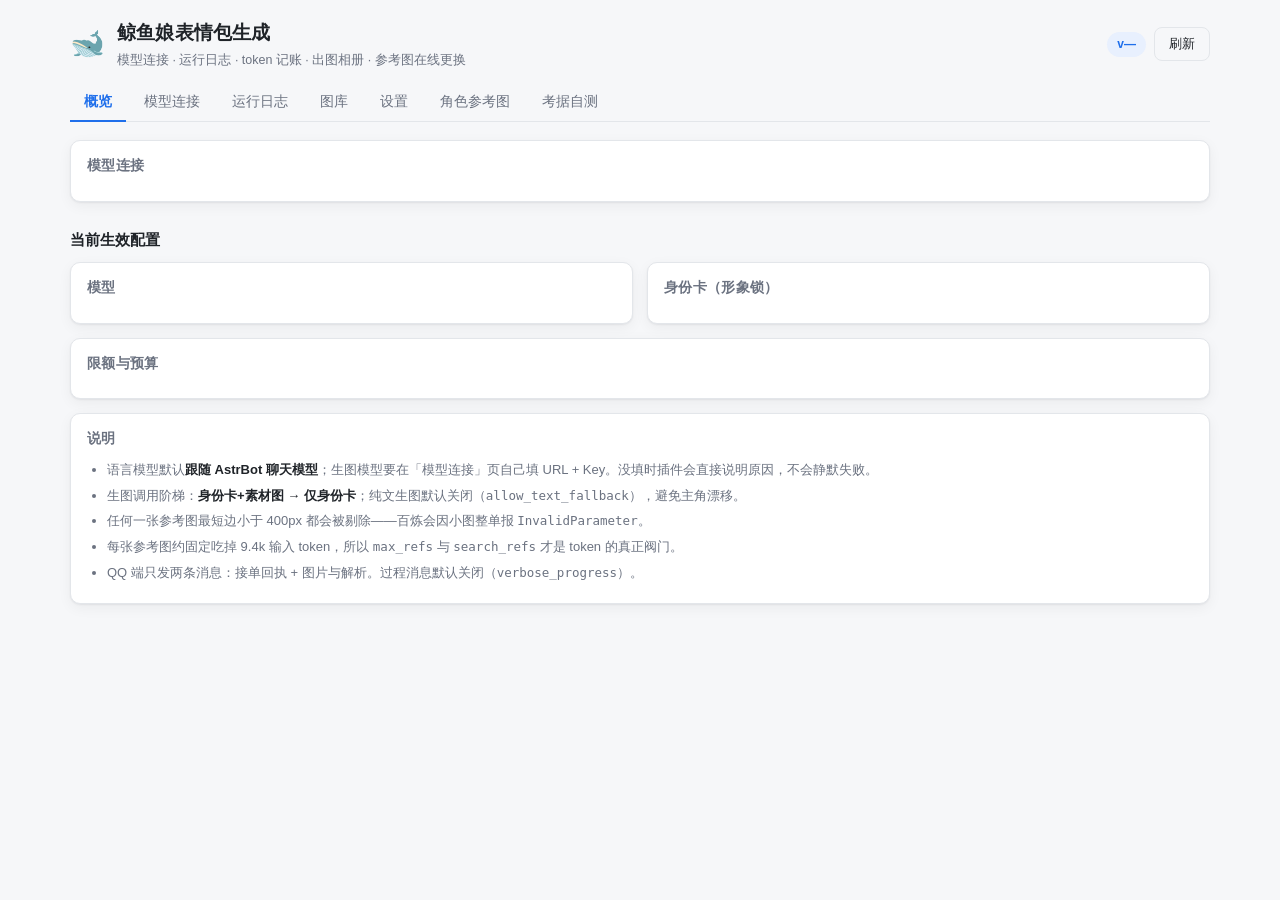
<file: plugin/pages/console/index.html>
<!DOCTYPE html>
<html lang="zh-CN" data-theme="light">
<head>
<meta charset="utf-8">
<meta name="viewport" content="width=device-width, initial-scale=1">
<meta name="color-scheme" content="light dark">
<title>鲸鱼娘生图 · 控制台</title>
<link rel="stylesheet" href="./styles.css">
</head>
<body>
<div id="app">
  <header class="topbar">
    <div class="brand">
      <span class="logo">🐋</span>
      <div>
        <h1>鲸鱼娘表情包生成</h1>
        <p class="sub">模型连接 · 运行日志 · token 记账 · 出图相册 · 参考图在线更换</p>
      </div>
    </div>
    <div class="topmeta">
      <span id="verTag" class="pill">v—</span>
      <button id="btnRefresh" class="btn ghost" type="button">刷新</button>
    </div>
  </header>

  <nav class="tabs" id="tabs">
    <button class="tab active" data-tab="overview" type="button">概览</button>
    <button class="tab" data-tab="conn" type="button">模型连接</button>
    <button class="tab" data-tab="runs" type="button">运行日志</button>
    <button class="tab" data-tab="gallery" type="button">图库</button>
    <button class="tab" data-tab="settings" type="button">设置</button>
    <button class="tab" data-tab="ref" type="button">角色参考图</button>
    <button class="tab" data-tab="probe" type="button">考据自测</button>
  </nav>

  <div id="toastWrap" class="toasts"></div>
  <div id="noBridge" class="fatal hidden">
    这个页面必须嵌在 AstrBot 控制台里打开（它靠 <code>window.AstrBotPluginPage</code> 桥接后端）。
    请从控制台左侧插件列表进入本页。
  </div>

  <main>
    <!-- ============ 概览 ============ -->
    <section class="panel active" id="tab-overview">
      <div class="cards" id="statCards"></div>

      <div class="box">
        <h3>模型连接</h3>
        <table class="kv" id="connKv"></table>
      </div>

      <h2>当前生效配置</h2>
      <div class="grid2">
        <div class="box">
          <h3>模型</h3>
          <table class="kv" id="modelKv"></table>
        </div>
        <div class="box">
          <h3>身份卡（形象锁）</h3>
          <div id="cardBox" class="cardbox"></div>
        </div>
      </div>

      <div class="box">
        <h3>限额与预算</h3>
        <table class="kv" id="limitKv"></table>
      </div>

      <div class="box">
        <h3>说明</h3>
        <ul class="notes">
          <li>语言模型默认<b>跟随 AstrBot 聊天模型</b>；生图模型要在「模型连接」页自己填 URL + Key。没填时插件会直接说明原因，不会静默失败。</li>
          <li>生图调用阶梯：<b>身份卡+素材图 → 仅身份卡</b>；纯文生图默认关闭（<code>allow_text_fallback</code>），避免主角漂移。</li>
          <li>任何一张参考图最短边小于 400px 都会被剔除——百炼会因小图整单报 <code>InvalidParameter</code>。</li>
          <li>每张参考图约固定吃掉 9.4k 输入 token，所以 <code>max_refs</code> 与 <code>search_refs</code> 才是 token 的真正阀门。</li>
          <li>QQ 端只发两条消息：接单回执 + 图片与解析。过程消息默认关闭（<code>verbose_progress</code>）。</li>
        </ul>
      </div>
    </section>

    <!-- ============ 模型连接 ============ -->
    <section class="panel" id="tab-conn">
      <div class="toolbar">
        <span class="muted">存在 <code>plugin_data/site.json</code>，插件升级不丢；密钥只显示打码值，<b>留空 = 不修改</b>。</span>
        <span class="spacer"></span>
        <button id="btnConnTest" class="btn ghost" type="button">测试两条连接</button>
        <button id="btnSaveConn" class="btn primary" type="button">保存连接</button>
      </div>

      <div class="box">
        <h3>连接状态</h3>
        <div id="connStatus" class="muted"><span class="spin"></span>读取中…</div>
      </div>

      <div id="connForm" class="cfgform"></div>

      <div id="connOut" class="box hidden"></div>

      <div class="box">
        <h3>怎么填</h3>
        <ul class="notes">
          <li><b>语言模型</b>：默认「跟随 AstrBot 聊天模型」，零配置。插件会读 <code>agent_runner</code>
            当前聊天模型的 provider 凭据，AstrBot 换模型它跟着换。想固定用某个模型就选「自定义」。</li>
          <li><b>生图模型</b>：必须自己给地址 + Key（除非沿用老的 <code>provider_source_id</code> 兜底）。
            阿里云百炼 token-plan：<code>https://token-plan.cn-beijing.maas.aliyuncs.com/compatible-mode/v1</code>；
            普通百炼账号：<code>https://dashscope.aliyuncs.com/compatible-mode/v1</code>。</li>
          <li><b>图生图形象锁</b>只有百炼 / DashScope 系接口支持（插件自动识别方言）。换成别的
            OpenAI 兼容生图接口只能纯文生图，此时插件会明确报「形象锁无法生效」，不会假装锁住了主角。</li>
          <li>保存后立刻生效，点「测试两条连接」验证：LLM 发一句极短对话，生图只查
            <code>/models</code> —— 都不消耗生图额度。</li>
        </ul>
      </div>
    </section>

    <!-- ============ 运行日志 ============ -->
    <section class="panel" id="tab-runs">
      <div class="toolbar">
        <label>显示 <select id="runLimit">
          <option value="20">20</option>
          <option value="40" selected>40</option>
          <option value="100">100</option>
          <option value="200">200</option>
        </select> 条</label>
        <label class="chk"><input type="checkbox" id="autoRefresh"> 每 15 秒自动刷新</label>
        <span class="spacer"></span>
        <span id="runCount" class="muted"></span>
      </div>
      <div class="tablewrap">
        <table class="list" id="runTable">
          <thead><tr>
            <th>时间</th><th>触发</th><th>画面</th><th>状态</th>
            <th>参考图</th><th>tokens</th><th>耗时</th><th></th>
          </tr></thead>
          <tbody></tbody>
        </table>
      </div>
      <div id="runDetail" class="box hidden"></div>
    </section>

    <!-- ============ 图库 ============ -->
    <section class="panel" id="tab-gallery">
      <div class="toolbar">
        <label>最多 <select id="galLimit">
          <option value="12">12</option>
          <option value="24" selected>24</option>
          <option value="60">60</option>
        </select> 张</label>
        <span class="spacer"></span>
        <span id="galCount" class="muted"></span>
      </div>
      <div id="galGrid" class="galgrid"></div>
      <div id="galDetail" class="box hidden"></div>
    </section>

    <!-- ============ 设置 ============ -->
    <section class="panel" id="tab-settings">
      <div class="toolbar">
        <span class="muted">改完点「保存」即时生效，写进 <code>plugin_data/site.json</code>（插件升级不丢）。模型地址与 API Key 在「模型连接」页。</span>
        <span class="spacer"></span>
        <button id="btnReloadCfg" class="btn ghost" type="button">放弃修改</button>
        <button id="btnSaveCfg" class="btn primary" type="button">保存</button>
      </div>
      <div id="cfgForm" class="cfgform"></div>
    </section>

    <!-- ============ 参考图 ============ -->
    <section class="panel" id="tab-ref">
      <div class="grid2">
        <div class="box">
          <h3>身份卡（每次生图的第 1 张参考图）</h3>
          <div id="refCard" class="refpane"></div>
        </div>
        <div class="box">
          <h3>三视图源稿（用于重裁身份卡）</h3>
          <div id="refSheet" class="refpane"></div>
        </div>
      </div>

      <div class="box">
        <h3>更换身份卡</h3>
        <p class="muted">
          上传一张<b>只有主角单人</b>的图（建议 ≥512px 短边、白底或干净背景、jpg/png、≤8MB）。
          上传后会立即做参考图合法性校验，不合格不会被采用。
        </p>
        <div class="dropzone" id="dropzone">
          <input type="file" id="refFile" accept="image/jpeg,image/png,image/webp">
          <span id="refFileName">把图片拖到这里，或点击选择</span>
        </div>
        <div class="row">
          <button id="btnUploadRef" class="btn primary" type="button">上传并替换</button>
        </div>
      </div>

      <div class="box">
        <h3>从三视图重新裁剪身份卡</h3>
        <p class="muted">留空 = 用默认裁剪框（左侧 37.6% 宽 × 上方 55.2% 高，即正面视图）。</p>
        <div class="row croprow">
          <label>左 <input type="number" id="cropL" placeholder="0"></label>
          <label>上 <input type="number" id="cropT" placeholder="0"></label>
          <label>右 <input type="number" id="cropR" placeholder="自动"></label>
          <label>下 <input type="number" id="cropB" placeholder="自动"></label>
          <button id="btnRecrop" class="btn" type="button">重裁</button>
        </div>
      </div>
    </section>

    <!-- ============ 考据自测 ============ -->
    <section class="panel" id="tab-probe">
      <div class="box">
        <h3>只跑考据，不出图（排查「认错人 / 擅自改诉求」）</h3>
        <div class="row">
          <input type="text" id="probeScene" class="grow"
                 placeholder="画面描述，例：明日方舟 斯卡蒂 抱着鲸鱼玩偶发呆">
          <input type="text" id="probeCaption" placeholder="图上文字（可空）">
          <button id="btnProbe" class="btn primary" type="button">开始考据</button>
        </div>
        <p class="muted">这一步会真实调用一次优化模型（约几千 token），结果不影响生图额度。</p>
      </div>
      <div id="probeOut" class="box hidden"></div>
    </section>
  </main>

  <div id="lightbox" class="lightbox hidden"><img alt=""><button type="button" class="lbclose">✕</button></div>
</div>
<script src="./app.js"></script>
</body>
</html>
</file>
<file: plugin/pages/console/styles.css>
/* 鲸鱼娘生图 · 控制台面板样式（无外部依赖，跟随 AstrBot 主题） */
:root {
  --bg: #f6f7f9;
  --panel: #ffffff;
  --panel2: #fafbfc;
  --line: #e3e6ea;
  --text: #1f2328;
  --muted: #6b7280;
  --brand: #1f6feb;
  --brand-soft: #e8f0fe;
  --ok: #1a7f37;
  --ok-soft: #e6f4ea;
  --bad: #cf222e;
  --bad-soft: #fdeced;
  --warn: #9a6700;
  --warn-soft: #fff8c5;
  --radius: 10px;
  --shadow: 0 1px 2px rgba(16, 22, 26, .06), 0 4px 14px rgba(16, 22, 26, .05);
}
:root[data-theme="dark"] {
  --bg: #14161a;
  --panel: #1b1e24;
  --panel2: #20242b;
  --line: #2e333b;
  --text: #e6e8eb;
  --muted: #9aa3ad;
  --brand: #4c8dff;
  --brand-soft: #1c2a44;
  --ok: #3fb950;
  --ok-soft: #16281a;
  --bad: #f85149;
  --bad-soft: #2d1a1a;
  --warn: #d29922;
  --warn-soft: #2a2314;
  --shadow: 0 1px 2px rgba(0, 0, 0, .4);
}

* { box-sizing: border-box; }
html, body { margin: 0; padding: 0; }
body {
  background: var(--bg);
  color: var(--text);
  font: 14px/1.6 -apple-system, BlinkMacSystemFont, "Segoe UI", "PingFang SC",
        "Hiragino Sans GB", "Microsoft YaHei", sans-serif;
  -webkit-font-smoothing: antialiased;
}
#app { max-width: 1180px; margin: 0 auto; padding: 18px 20px 60px; }
code { font-family: ui-monospace, SFMono-Regular, Menlo, Consolas, monospace; font-size: 12.5px; }
.hidden { display: none !important; }
.muted { color: var(--muted); font-size: 12.5px; }
.spacer { flex: 1; }

/* ---------- 顶栏 ---------- */
.topbar { display: flex; align-items: center; gap: 14px; margin-bottom: 14px; }
.brand { display: flex; align-items: center; gap: 12px; flex: 1; min-width: 0; }
.logo { font-size: 28px; line-height: 1; }
.topbar h1 { margin: 0; font-size: 19px; letter-spacing: .2px; }
.topbar .sub { margin: 2px 0 0; color: var(--muted); font-size: 12.5px; }
.topmeta { display: flex; align-items: center; gap: 8px; }
.pill {
  background: var(--brand-soft); color: var(--brand);
  padding: 3px 10px; border-radius: 999px; font-size: 12px; font-weight: 600;
}

/* ---------- 选项卡 ---------- */
.tabs {
  display: flex; gap: 4px; flex-wrap: wrap;
  border-bottom: 1px solid var(--line); margin-bottom: 18px;
}
.tab {
  appearance: none; border: 0; background: transparent; cursor: pointer;
  color: var(--muted); font-size: 14px; padding: 9px 14px;
  border-bottom: 2px solid transparent; margin-bottom: -1px;
}
.tab:hover { color: var(--text); }
.tab.active { color: var(--brand); border-bottom-color: var(--brand); font-weight: 600; }

.panel { display: none; }
.panel.active { display: block; }

/* ---------- 通用块 ---------- */
h2 { font-size: 15px; margin: 26px 0 10px; }
h3 { font-size: 13.5px; margin: 0 0 10px; color: var(--muted); font-weight: 600;
     text-transform: none; letter-spacing: .3px; }
.box {
  background: var(--panel); border: 1px solid var(--line); border-radius: var(--radius);
  padding: 14px 16px; box-shadow: var(--shadow); margin-bottom: 14px;
}
.grid2 { display: grid; grid-template-columns: 1fr 1fr; gap: 14px; }
@media (max-width: 860px) { .grid2 { grid-template-columns: 1fr; } }

.btn {
  appearance: none; cursor: pointer; border: 1px solid var(--line);
  background: var(--panel2); color: var(--text);
  padding: 7px 14px; border-radius: 8px; font-size: 13px;
}
.btn:hover { border-color: var(--brand); color: var(--brand); }
.btn:disabled { opacity: .5; cursor: not-allowed; }
.btn.primary { background: var(--brand); border-color: var(--brand); color: #fff; }
.btn.primary:hover { filter: brightness(1.06); color: #fff; }
.btn.ghost { background: transparent; }
.btn.danger { background: var(--bad-soft); border-color: var(--bad); color: var(--bad); }

input[type="text"], input[type="number"], input[type="password"], select, textarea {
  background: var(--panel2); border: 1px solid var(--line); color: var(--text);
  border-radius: 8px; padding: 7px 10px; font-size: 13px; font-family: inherit;
}
input:focus, select:focus, textarea:focus { outline: 2px solid var(--brand-soft); border-color: var(--brand); }
textarea { width: 100%; resize: vertical; line-height: 1.55; }
.grow { flex: 1; min-width: 160px; }

.row { display: flex; gap: 10px; align-items: center; flex-wrap: wrap; margin-top: 10px; }
.croprow label { display: flex; align-items: center; gap: 6px; color: var(--muted); font-size: 12.5px; }
.croprow input { width: 92px; }

.toolbar {
  display: flex; align-items: center; gap: 14px; flex-wrap: wrap;
  background: var(--panel); border: 1px solid var(--line); border-radius: var(--radius);
  padding: 10px 14px; margin-bottom: 14px; box-shadow: var(--shadow);
}
.toolbar label { display: flex; align-items: center; gap: 6px; font-size: 13px; color: var(--muted); }
.chk { user-select: none; }

/* ---------- 概览卡片 ---------- */
.cards { display: grid; grid-template-columns: repeat(auto-fit, minmax(150px, 1fr)); gap: 12px; }
.stat {
  background: var(--panel); border: 1px solid var(--line); border-radius: var(--radius);
  padding: 13px 15px; box-shadow: var(--shadow);
}
.stat .k { color: var(--muted); font-size: 12px; }
.stat .v { font-size: 23px; font-weight: 650; margin-top: 3px; letter-spacing: -.3px; }
.stat .v small { font-size: 12px; font-weight: 500; color: var(--muted); margin-left: 3px; }
.stat.ok .v { color: var(--ok); }
.stat.bad .v { color: var(--bad); }
.stat.warn .v { color: var(--warn); }

table.kv { width: 100%; border-collapse: collapse; }
table.kv th, table.kv td { text-align: left; padding: 6px 8px; border-bottom: 1px solid var(--line); vertical-align: top; }
table.kv tr:last-child th, table.kv tr:last-child td { border-bottom: 0; }
table.kv th { color: var(--muted); font-weight: 500; width: 42%; font-size: 12.5px; }
table.kv td { word-break: break-all; }

.cardbox { display: flex; gap: 12px; align-items: flex-start; }
.cardbox img { width: 92px; height: 92px; object-fit: cover; border-radius: 8px;
               border: 1px solid var(--line); background: var(--panel2); }
.badge { display: inline-block; padding: 1px 8px; border-radius: 999px; font-size: 11.5px; font-weight: 600; }
.badge.ok { background: var(--ok-soft); color: var(--ok); }
.badge.bad { background: var(--bad-soft); color: var(--bad); }
.badge.warn { background: var(--warn-soft); color: var(--warn); }
.badge.mute { background: var(--panel2); color: var(--muted); border: 1px solid var(--line); }

ul.notes { margin: 0; padding-left: 20px; color: var(--muted); font-size: 13px; }
ul.notes li { margin: 5px 0; }
ul.notes b { color: var(--text); }

/* ---------- 列表表格 ---------- */
.tablewrap { background: var(--panel); border: 1px solid var(--line);
             border-radius: var(--radius); box-shadow: var(--shadow); overflow: auto; }
table.list { width: 100%; border-collapse: collapse; font-size: 13px; }
table.list th { position: sticky; top: 0; background: var(--panel2); color: var(--muted);
                font-weight: 600; text-align: left; padding: 9px 10px; border-bottom: 1px solid var(--line);
                white-space: nowrap; font-size: 12px; }
table.list td { padding: 8px 10px; border-bottom: 1px solid var(--line); vertical-align: middle; }
table.list tbody tr:hover { background: var(--panel2); cursor: pointer; }
table.list tbody tr.sel { background: var(--brand-soft); }
table.list .scene { max-width: 330px; overflow: hidden; text-overflow: ellipsis; white-space: nowrap; }
table.list .mono { font-family: ui-monospace, Menlo, Consolas, monospace; font-size: 12px; color: var(--muted); }
.empty { padding: 30px; text-align: center; color: var(--muted); }

/* ---------- 详情 ---------- */
.detail h3 { margin-top: 4px; }
.detail .sec { margin: 12px 0; }
.detail pre {
  background: var(--panel2); border: 1px solid var(--line); border-radius: 8px;
  padding: 10px 12px; overflow: auto; font-size: 12.5px; line-height: 1.6; margin: 6px 0 0;
  white-space: pre-wrap; word-break: break-word;
}
.attempt { border-left: 3px solid var(--line); padding: 6px 0 6px 10px; margin: 8px 0; font-size: 13px; }
.attempt.ok { border-left-color: var(--ok); }
.attempt.bad { border-left-color: var(--bad); }
.detail img.out { max-width: 320px; width: 100%; border-radius: 8px; border: 1px solid var(--line); cursor: zoom-in; }

/* ---------- 图库 ---------- */
.galgrid { display: grid; grid-template-columns: repeat(auto-fill, minmax(150px, 1fr)); gap: 12px; }
.gal {
  background: var(--panel); border: 1px solid var(--line); border-radius: var(--radius);
  overflow: hidden; box-shadow: var(--shadow); cursor: pointer; transition: transform .12s ease;
}
.gal:hover { transform: translateY(-2px); border-color: var(--brand); }
.gal img { width: 100%; aspect-ratio: 1/1; object-fit: cover; display: block; background: var(--panel2); }
.gal .cap { padding: 7px 9px; }
.gal .cap .s { font-size: 12px; overflow: hidden; text-overflow: ellipsis; white-space: nowrap; }
.gal .cap .m { font-size: 11px; color: var(--muted); margin-top: 2px; }

/* ---------- 设置表单 ---------- */
.cfgform { display: grid; grid-template-columns: 1fr 1fr; gap: 14px; }
@media (max-width: 860px) { .cfgform { grid-template-columns: 1fr; } }
.field { background: var(--panel); border: 1px solid var(--line); border-radius: var(--radius);
         padding: 12px 14px; box-shadow: var(--shadow); }
.field.group { grid-column: 1 / -1; }
.field > .ftitle { font-size: 13px; font-weight: 650; margin-bottom: 8px; color: var(--brand); }
.fitem { display: flex; align-items: flex-start; gap: 10px; padding: 6px 0; border-top: 1px dashed var(--line); }
.fitem:first-of-type { border-top: 0; }
.fitem .fl { flex: 0 0 210px; font-size: 12.5px; }
.fitem .fl .n { font-weight: 600; }
.fitem .fl code { color: var(--muted); display: block; font-size: 11.5px; }
.fitem .fc { flex: 1; min-width: 0; }
.fitem .fc input[type="text"], .fitem .fc input[type="number"], .fitem .fc select { width: 100%; }
.fitem .hint { color: var(--muted); font-size: 11.5px; margin-top: 4px; line-height: 1.5; }
.fitem.dirty .fl .n::after { content: " ●"; color: var(--warn); }
.switch { display: inline-flex; align-items: center; gap: 7px; cursor: pointer; user-select: none; }
.switch input { width: 16px; height: 16px; accent-color: var(--brand); }

/* ---------- 参考图 ---------- */
.refpane img { max-width: 100%; width: 240px; border-radius: 8px; border: 1px solid var(--line);
               background: var(--panel2); display: block; margin-bottom: 8px; }
.refpane .meta { font-size: 12.5px; color: var(--muted); }
.refpane .meta b { color: var(--text); font-weight: 600; }
.dropzone {
  border: 2px dashed var(--line); border-radius: var(--radius); padding: 22px;
  text-align: center; color: var(--muted); background: var(--panel2); cursor: pointer;
  position: relative; transition: border-color .15s, background .15s;
}
.dropzone:hover, .dropzone.over { border-color: var(--brand); background: var(--brand-soft); color: var(--text); }
.dropzone input[type="file"] { position: absolute; inset: 0; opacity: 0; cursor: pointer; width: 100%; height: 100%; }

/* ---------- 提示条 ---------- */
.toasts { position: fixed; right: 18px; bottom: 18px; display: flex; flex-direction: column;
          gap: 8px; z-index: 50; max-width: 380px; }
.toast {
  background: var(--panel); border: 1px solid var(--line); border-left: 4px solid var(--brand);
  border-radius: 8px; padding: 10px 13px; box-shadow: var(--shadow); font-size: 13px;
  animation: slidein .18s ease;
}
.toast.ok { border-left-color: var(--ok); }
.toast.err { border-left-color: var(--bad); }
.toast.warn { border-left-color: var(--warn); }
@keyframes slidein { from { opacity: 0; transform: translateY(6px); } to { opacity: 1; } }

.fatal { background: var(--bad-soft); color: var(--bad); border: 1px solid var(--bad);
         border-radius: var(--radius); padding: 14px 16px; }

/* ---------- 灯箱 ---------- */
.lightbox { position: fixed; inset: 0; background: rgba(0, 0, 0, .82); z-index: 90;
            display: flex; align-items: center; justify-content: center; padding: 30px; }
.lightbox img { max-width: 100%; max-height: 100%; border-radius: 8px; box-shadow: 0 8px 40px rgba(0,0,0,.5); }
.lbclose { position: absolute; top: 18px; right: 22px; background: transparent; border: 0;
           color: #fff; font-size: 24px; cursor: pointer; }

.spin { display: inline-block; width: 13px; height: 13px; border: 2px solid var(--line);
        border-top-color: var(--brand); border-radius: 50%; animation: rot .7s linear infinite;
        vertical-align: -2px; margin-right: 6px; }
@keyframes rot { to { transform: rotate(360deg); } }

/* ---------- 模型连接（v0.9.0） ---------- */
.mono { font-family: ui-monospace, SFMono-Regular, Menlo, Consolas, monospace; font-size: 12px; }
.fitem .fc input[type="password"] { width: 100%; max-width: 380px; }
.fitem .fc .switch { margin-top: 6px; display: inline-flex; }
.connrow { border-top: 1px dashed var(--line); padding: 10px 0 10px 10px; }
.connrow:first-child { border-top: 0; padding-top: 0; }
.connrow.bad { border-left: 3px solid var(--bad); }
.connrow.ok { border-left: 3px solid var(--ok); }
.connrow .cn { font-weight: 650; font-size: 13px; margin-bottom: 6px; }
.connrow .cn .muted { font-weight: 400; margin-left: 6px; }
.connrow .meta { font-size: 12.5px; color: var(--muted); }
.connrow .why { color: var(--bad); font-size: 12.5px; margin-top: 6px; }
#connForm .field { margin-bottom: 0; }
</file>
